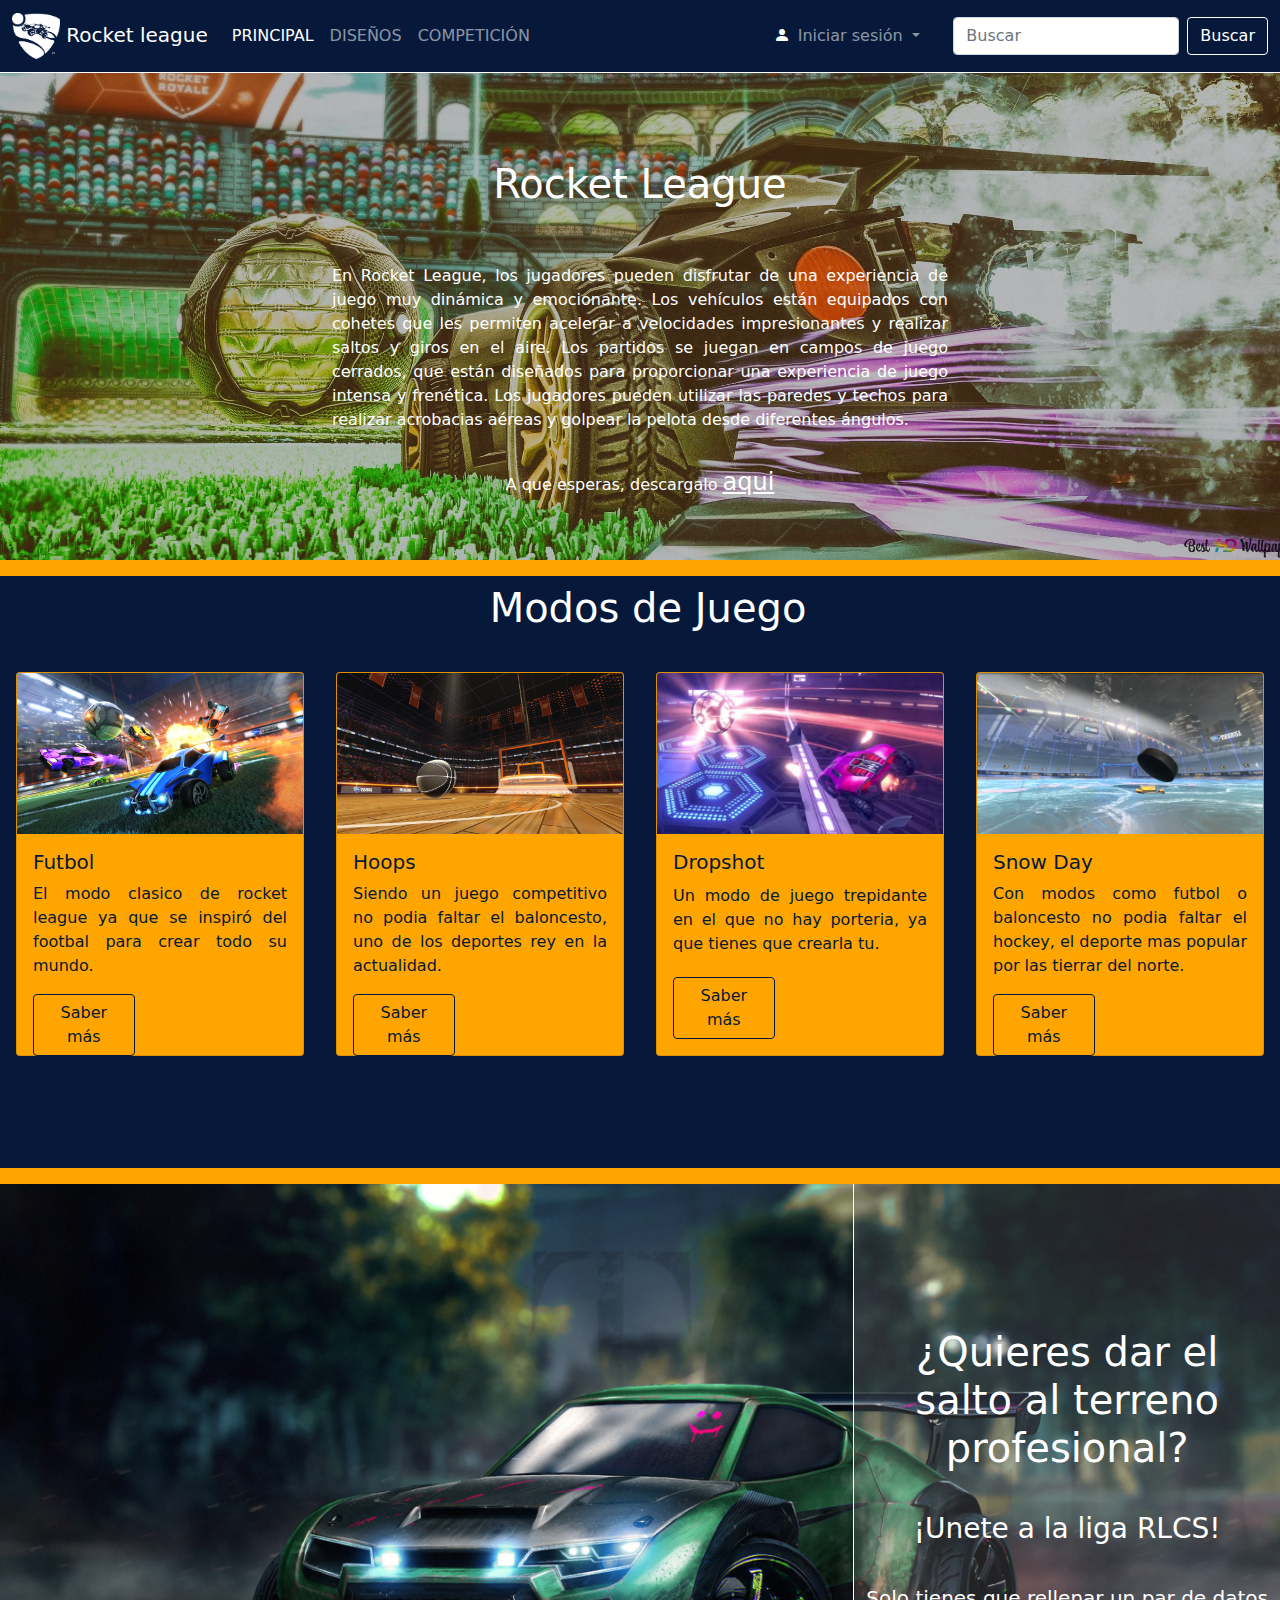
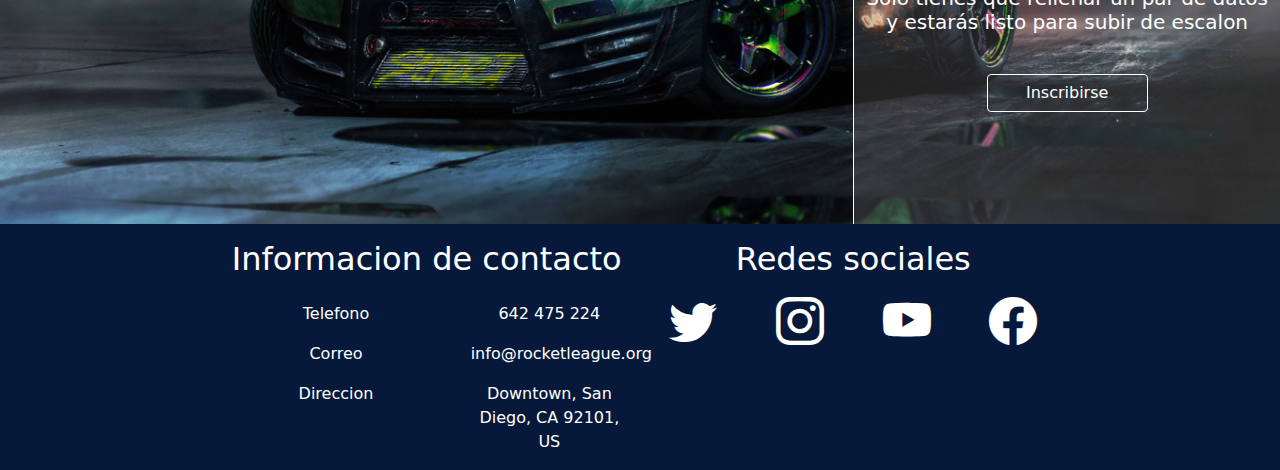
<file: index.html>
<!DOCTYPE html>
<html lang="en">

<head>
  <meta charset="UTF-8">
  <meta http-equiv="X-UA-Compatible" content="IE=edge">
  <meta name="viewport" content="width=device-width, initial-scale=1.0">
  <title>Rocket league fanpage</title>

  <link href="css/bootstrap.css" rel="stylesheet" type="text/css">
  <link rel="stylesheet" href="https://cdn.jsdelivr.net/npm/bootstrap-icons@1.10.3/font/bootstrap-icons.css">
  <link href="css/custom.css" rel="stylesheet" type="text/css">
</head>

<body class="cuerpo">

  <nav class="navbar navbar-expand-md navbar-dark fixed-top menu">
    <div class="container-fluid">
      <a class="navbar-brand" href="index.html">
        <img class="logo" src="img/logo.webp">
        <span>Rocket league</span>
      </a>
      <button class="navbar-toggler" type="button" data-bs-toggle="collapse" data-bs-target="#menu"
        aria-controls="navbarSupportedContent" aria-expanded="false" aria-label="Toggle navigation">
        <span class="navbar-toggler-icon"></span>
      </button>
      <div class="collapse navbar-collapse" id="menu">
        <ul class="navbar-nav me-auto">
          <li class="nav-item"><a class="nav-link active" href="index.html">PRINCIPAL</a></li>
          <li class="nav-item"><a class="nav-link" href="disenios.html">DISEÑOS</a></li>
          <li class="nav-item"><a class="nav-link" href="competicion.html">COMPETICIÓN</a></li>
        </ul>

        <!-- Formulario de Logeo-->
        <hr class="text-white-50">
        <i class="bi bi-person-fill text-white"></i>
        <ul class="navbar-nav boton-login">
          <li class="nav-item dropdown">
            <a class="nav-link dropdown-toggle" id="submenu" role="button" data-bs-toggle="dropdown" href="#">
              Iniciar sesión
            </a>
            <ul class="dropdown-menu login">
              <form>
                <li class="nav-item form-group">
                  <label for="Usuario">Usuario</label>
                  <input type="text" class="nav-item form-control" placeholder="Usuario">
                </li>
                <li class="nav-item form-group">
                  <label for="Clave">Clave</label>
                  <input type="password" class="nav-item form-control" placeholder="Clave">

                <li class="nav-item form-check">
                  <input type="checkbox" class="nav-item form-check-input" id="recuerdame">
                  <label class="form-check-label" for="recuerdame">
                    Recuérdame
                  </label>
                </li>
                <li class="nav-item"><button type="submit" class="btn botones">Entrar</button></li>
              </form>
            </ul>
          </li>
        </ul>
        <!-- Barra de Búsqueda -->
        <form class="d-flex" role="search">
          <input class="form-control me-2" type="search" placeholder="Buscar" aria-label="Search">
          <button class="btn botones" type="submit">Buscar</button>
        </form>
      </div>
    </div>
  </nav>

<!----------------------------Header---------------------------------------->
  <header class="container-fluid">
    <div class="row text-white justify-content-center">
      <h1 class="col-12 text-center">Rocket League</h1>
      <p class="col-lg-6 col-md-8 col-sm-10 mt-5">
        En Rocket League, los jugadores pueden disfrutar de una experiencia de juego muy dinámica y emocionante. Los vehículos están equipados con cohetes que les permiten acelerar a velocidades impresionantes y realizar saltos y giros en el aire.
        Los partidos se juegan en campos de juego cerrados, que están diseñados para proporcionar una experiencia de juego intensa y frenética. Los jugadores pueden utilizar las paredes y techos para realizar acrobacias aéreas y golpear la pelota desde diferentes ángulos.
        <span>A que esperas, descargalo <a href="#">aqui</a></span>
      </p>
    </div>
  </header>


  <!----------------------------Modos de juego---------------------------------------->

  <section class="modos-juego container-fluid">
    <div class="row justify-content-around">
      <h1 class="col-12 text-center m-2">Modos de Juego</h1>

      <article class="col-xl-3 col-md-6 col-sm-12 card">
        <img src="img/modo-futbol.webp" class="card-img-top">
        <div class="card-body">
          <h5 class="card-title">Futbol</h5>
          <p class="card-text">El modo clasico de rocket league ya que se inspiró del footbal para crear todo su mundo.</p>
          <a href="#" class="btn botones">Saber más</a>
        </div>
      </article>

      <article class="col-xl-3 col-md-6 col-sm-12 card">
        <img src="img/modo-baloncesto.webp" class="card-img-top">
        <div class="card-body">
          <h5 class="card-title">Hoops</h5>
          <p class="card-text">Siendo un juego competitivo no podia faltar el baloncesto, uno de los deportes rey en la actualidad.</p>
          <a href="#" class="btn botones">Saber más</a>
        </div>
      </article>

      <article class="col-xl-3 col-md-6 col-sm-12 card">
        <img src="img/modo-dropshot.webp" class="card-img-top">
        <div class="card-body">
          <h5 class="card-title">Dropshot</h5>
          <p class="card-text">Un modo de juego trepidante en el que no hay porteria, ya que tienes que crearla tu.</p>
          <a href="#" class="btn botones">Saber más</a>
        </div>
      </article>

      <article class="col-xl-3 col-md-6 col-sm-12 card">
        <img src="img/modo-SnowDay.jpg" class="card-img-top">
        <div class="card-body">
          <h5 class="card-title">Snow Day</h5>
          <p class="card-text">Con modos como futbol o baloncesto no podia faltar el hockey, el deporte mas popular por las tierrar del norte.</p>
          <a href="#" class="btn botones">Saber más</a>
        </div>
      </article>
    </div>
  </section>

  <!-------------------------------------Competicion----------------------------------------------->

  <section class="competicion container-fluid">
    <div class="row justify-content-end">
        <div class="col-lg-4">
        <h1>¿Quieres dar el salto al terreno profesional?</h1>
        <h3>¡Unete a la liga RLCS!</h3>
        <h5>Solo tienes que rellenar un par de datos y estarás listo para subir de escalon</h5>
        <a href="competicion.html" class="btn botones">Inscribirse</a>
      </div>
    </div>
  </section>


  <!--------------------------------------Footer--------------------------------------------------->
  <footer class="container-fluid">
    <div class="row justify-content-center text-center text-white mt-3">

      <div class="col-lg-4 col-md-6">
        <h2>Informacion de contacto</h2>

        <div class="row justify-content-center">
          <div class="col-6">
            <ul class="info-contacto">
              <li>Telefono</li>
              <li>Correo</li>
              <li>Direccion</li>
            </ul>
          </div>

          <div class="col-6">
            <ul class="info-contacto">
              <li>642 475 224</li>
              <li>info@rocketleague.org</li>
              <li>Downtown, San Diego, CA 92101, US</li>
            </ul>
          </div>
        </div>
      </div>

      <div class="col-lg-4 col-md-6">
        <h2>Redes sociales</h2>
        <div class="row justify-content-center">
            <a href="#" class="col-sm-3 col-md-6 col-lg-6 col-xl-3"><i class="bi bi-twitter"></i></a>
            <a href="#" class="col-sm-3 col-md-6 col-lg-6 col-xl-3"><i class="bi bi-instagram"></i></a>
            <a href="#" class="col-sm-3 col-md-6 col-lg-6 col-xl-3"><i class="bi bi-youtube"></i></a>
            <a href="#" class="col-sm-3 col-md-6 col-lg-6 col-xl-3"><i class="bi bi-facebook"></i></a>
        </div>
    </div>

    </div>
  </footer>


  <script src="js/bootstrap.js"></script>
</body>

</html>
</file>
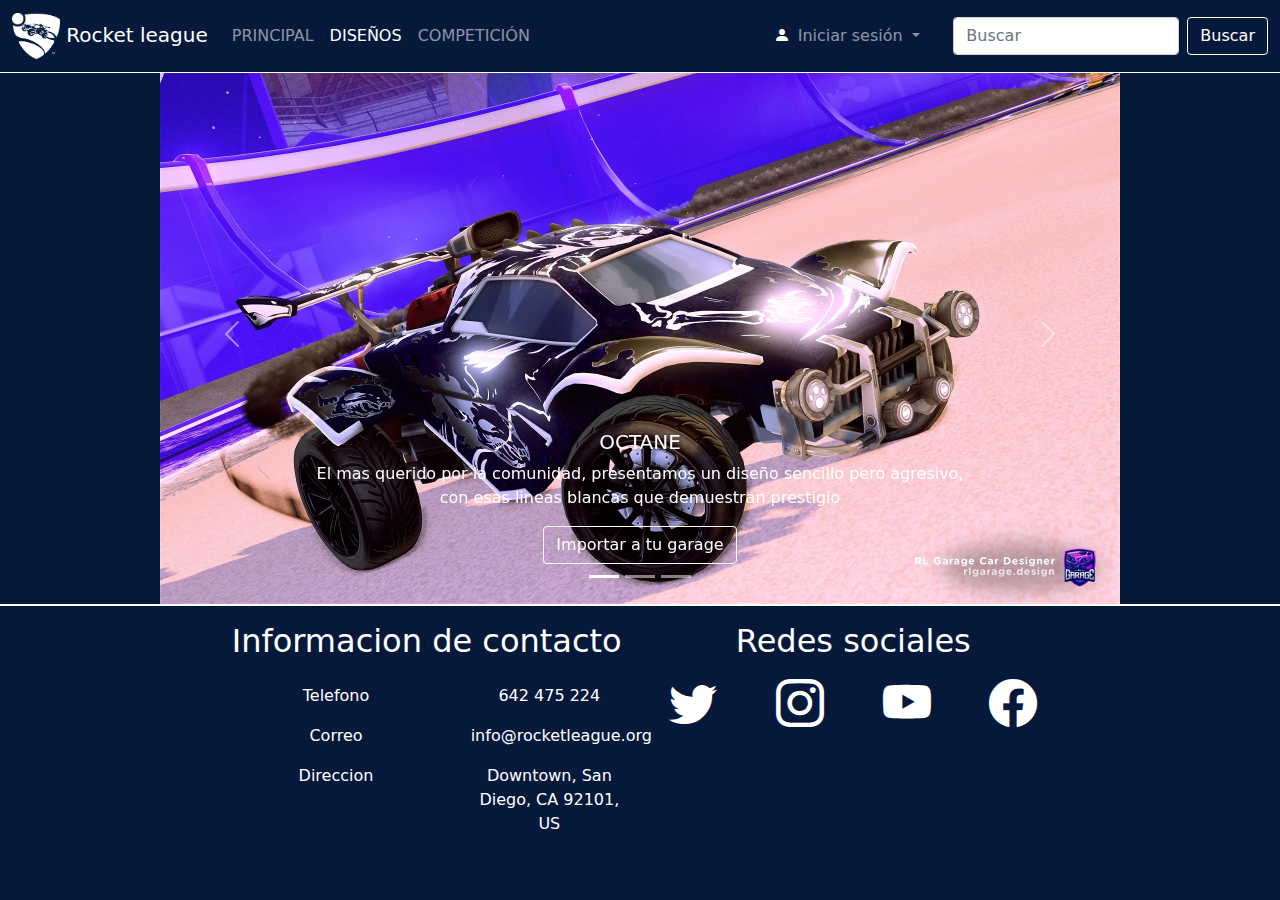
<file: disenios.html>
<!DOCTYPE html>
<html lang="en">

<head>
    <meta charset="UTF-8">
    <meta http-equiv="X-UA-Compatible" content="IE=edge">
    <meta name="viewport" content="width=device-width, initial-scale=1.0">
    <title>Diseños</title>

    <link href="css/bootstrap.css" rel="stylesheet" type="text/css">
    <link rel="stylesheet" href="https://cdn.jsdelivr.net/npm/bootstrap-icons@1.10.3/font/bootstrap-icons.css">
    <link href="css/custom.css" rel="stylesheet" type="text/css">
    
</head>

<body class="cuerpo cuerpo-disenio">

    <nav class="navbar navbar-expand-md navbar-dark fixed-top menu">
        <div class="container-fluid">
            <a class="navbar-brand" href="index.html">
                <img class="logo" src="img/logo.webp">
                <span>Rocket league</span>
            </a>
            <button class="navbar-toggler" type="button" data-bs-toggle="collapse" data-bs-target="#menu"
                aria-controls="navbarSupportedContent" aria-expanded="false" aria-label="Toggle navigation">
                <span class="navbar-toggler-icon"></span>
            </button>
            <div class="collapse navbar-collapse" id="menu">
                <ul class="navbar-nav me-auto">
                    <li class="nav-item"><a class="nav-link" href="index.html">PRINCIPAL</a></li>
                    <li class="nav-item"><a class="nav-link active" href="disenios.html">DISEÑOS</a></li>
                    <li class="nav-item"><a class="nav-link" href="competicion.html">COMPETICIÓN</a></li>
                </ul>

                <!-- Formulario de Logeo-->
                <hr class="text-white-50">
                <i class="bi bi-person-fill text-white"></i>
                <ul class="navbar-nav boton-login">
                    <li class="nav-item dropdown">
                        <a class="nav-link dropdown-toggle" id="submenu" role="button" data-bs-toggle="dropdown"
                            href="#">
                            Iniciar sesión
                        </a>
                        <ul class="dropdown-menu login">
                            <form>
                                <li class="nav-item form-group">
                                    <label for="Usuario">Usuario</label>
                                    <input type="text" class="nav-item form-control" placeholder="Usuario">
                                </li>
                                <li class="nav-item form-group">
                                    <label for="Clave">Clave</label>
                                    <input type="password" class="nav-item form-control" placeholder="Clave">

                                <li class="nav-item form-check">
                                    <input type="checkbox" class="nav-item form-check-input" id="recuerdame">
                                    <label class="form-check-label" for="recuerdame">
                                        Recuérdame
                                    </label>
                                </li>
                                <li class="nav-item"><button type="submit" class="btn botones">Entrar</button></li>
                            </form>
                        </ul>
                    </li>
                </ul>
                <!-- Barra de Búsqueda -->
                <form class="d-flex" role="search">
                    <input class="form-control me-2" type="search" placeholder="Buscar" aria-label="Search">
                    <button class="btn botones" type="submit">Buscar</button>
                </form>
            </div>
        </div>
    </nav>

    <div class="carrusel">
        <div id="carouselExampleCaptions" class="carousel slide" data-bs-ride="carousel">
            <div class="carousel-indicators">
                <button type="button" data-bs-target="#carouselExampleCaptions" data-bs-slide-to="0" class="active"
                    aria-current="true" aria-label="Slide 1"></button>
                <button type="button" data-bs-target="#carouselExampleCaptions" data-bs-slide-to="1"
                    aria-label="Slide 2"></button>
                <button type="button" data-bs-target="#carouselExampleCaptions" data-bs-slide-to="2"
                    aria-label="Slide 3"></button>
            </div>
    
            <div class="carousel-inner">
    
                <div class="carousel-item active">
                    <img src="img/disenio-octane.webp" class="d-block w-100">
                    <div class="carousel-caption d-none d-md-block">
                        <h5>OCTANE</h5>
                        <p>
                            El mas querido por la comunidad, presentamos un diseño sencillo pero agresivo, con esas lineas
                            blancas que demuestran prestigio
                        </p>
                        <a href="#" class="btn botones">Importar a tu garage</a>
                    </div>
                </div>
    
                <div class="carousel-item">
                    <img src="img/disenio-nissan.webp" class="d-block w-100">
                    <div class="carousel-caption d-none d-md-block nissan">
                        <h5>NISSAN</h5>
                        <p>
                            Uno de las incorporaciones mas recientes al catalogo de rocket league,
                            la fibra de carbono le distingue de los demas coches.
                        </p>
                        <a href="#" class="btn botones">Importar a tu garage</a>
                    </div>
                </div>
    
                <div class="carousel-item">
                    <img src="img/disenio-fennec.webp" class="d-block w-100">
                    <div class="carousel-caption d-none d-md-block">
                        <h5>FENNEC</h5>
                        <p>
                            Por ultimo no podia faltar el fennec, que empezo con mal pie pero se está convirtiendo en uno de los 
                            favoritos de la gente.
                        </p>
                        <a href="#" class="btn botones">Importar a tu garage</a>
                    </div>
                </div>
            </div>
            <button class="carousel-control-prev" type="button" data-bs-target="#carouselExampleCaptions"
                data-bs-slide="prev">
                <span class="carousel-control-prev-icon" aria-hidden="true"></span>
                <span class="visually-hidden">Previous</span>
            </button>
            <button class="carousel-control-next" type="button" data-bs-target="#carouselExampleCaptions"
                data-bs-slide="next">
                <span class="carousel-control-next-icon" aria-hidden="true"></span>
                <span class="visually-hidden">Next</span>
            </button>
        </div>
    </div>


    <!--------------------------------------Footer--------------------------------------------------->
    <footer class="container-fluid">
        <div class="row justify-content-center text-center text-white mt-3">

            <div class="col-lg-4 col-md-6">
                <h2>Informacion de contacto</h2>

                <div class="row justify-content-center">
                    <div class="col-6">
                        <ul class="info-contacto">
                            <li>Telefono</li>
                            <li>Correo</li>
                            <li>Direccion</li>
                        </ul>
                    </div>

                    <div class="col-6">
                        <ul class="info-contacto">
                            <li>642 475 224</li>
                            <li>info@rocketleague.org</li>
                            <li>Downtown, San Diego, CA 92101, US</li>
                        </ul>
                    </div>
                </div>
            </div>

            <div class="col-lg-4 col-md-6">
                <h2>Redes sociales</h2>
                <div class="row justify-content-center">
                    <a href="#" class="col-sm-1 col-md-6 col-lg-6 col-xl-3"><i class="bi bi-twitter"></i></a>
                    <a href="#" class="col-sm-1 col-md-6 col-lg-6 col-xl-3"><i class="bi bi-instagram"></i></a>
                    <a href="#" class="col-sm-1 col-md-6 col-lg-6 col-xl-3"><i class="bi bi-youtube"></i></a>
                    <a href="#" class="col-sm-1 col-md-6 col-lg-6 col-xl-3"><i class="bi bi-facebook"></i></a>
                </div>
            </div>

        </div>
    </footer>

    <script src="js/bootstrap.js"></script>
</body>

</html>
</file>
<file: css/custom.css>
.cuerpo{
    background-color: rgb(6, 25, 59);
}

/*--------------------Header---------------------------*/
.logo{
    width: 3rem;
}

.menu{
    background-color: rgb(6, 25, 59);
    border-bottom: 1px solid white;
}





/*--------------------Formularios de logeo y busqueda-----------------------*/


/*------------formulario de login--------------*/
.login{
    background-color: rgb(6, 25, 59);
    border-color: white;
    color: white;
    width: 20vw;
}

/*separo el boton de iniciar sesion del buscador*/
.boton-login{
    margin-right: 2vw;
}

/*estilos del formulario*/
.login form{
    padding: 1vh 1vw;
}

.login input{
    padding: 0.2rem 0;
}

.login input, .login label{
    padding-left: 0.6rem;
}

.login li{
    margin-bottom: 1.5vh;
}

.login li:last-child{
    margin: 0;
}

.login .botones{
    width: 100%;
}


/*boton para buscar o logearse*/
.botones{
    color: white;
    border-color: white;
}

.botones:hover{
    color: white;
    background-color: rgba(128, 128, 128, 0.501);
}


/*---------------------Cabecero----------------------------*/

header{
    height: 35rem;
    background: url("../img/fondo-header.jpg");
    background-size: cover;
    text-align: justify;
}

header div{
    padding-top: 10rem;
}

header .dropdown{
    padding: 0;
}

header span{
    text-align: center;
    display: block;
    margin-top: 2rem;
}

header a{
    color: white; 
    font-size: 1.5rem;   
}

header a:hover{
    color: rgb(6, 25, 59);
}


/*-------------------Secion central-------------------------*/
/*---------modos de juego---------*/
.modos-juego {
    color: white;
    padding-bottom: 5rem;
    border-top: 1rem solid orange;
    border-bottom: 1rem solid orange;
}

.modos-juego article {
    transition: all 0.3s ease-in-out;
}

.modos-juego article:hover{
    transform: scale(1.1);
}


.modos-juego div{
    height: 100%;
}



.modos-juego .card{
    color: rgb(6, 25, 59);
    background-color: orange;
    width: 20rem;
    height: 25rem;
    margin: 2rem .5rem;
    padding: 0;
}

/*para alinear los botones del final*/
.modos-juego .card-body{
    display: grid;
    text-align: justify;
}
.modos-juego .botones{
    border-color: rgb(6, 25, 59);
    color: rgb(6, 25, 59);
    align-self: flex-end;
    width: 40%;
}

.modos-juego .botones:hover{
    border-color: rgb(6, 25, 59);
    color: white;
    background-color: rgb(6, 25, 59);
}

@media screen and (max-width: 768px){
    .modos-juego .card{
        width: 25rem;
        height: 28rem;
    }
}

@media screen and (min-width: 992px){
    .modos-juego .card{
        width: 29rem;
        height: 30rem;
    }
}

@media screen and (min-width: 1250px){
    .modos-juego .card{
        width: 18rem;
        height: 24rem;
    }
}





/*----------Inscribirse---------*/

.competicion{
    height: 40rem;
    background: url("../img/fondo-competicion.jpg");
    background-size: cover;
    background-position: 50% 60%;
    color: white;
}

.competicion div{
    height: 100%;
}

.competicion div div{
    background-color: rgba(128, 128, 128, 0.253);
    height: 100%;
    border-left: 1px solid white;
    display: flex;
    flex-direction: column;
    justify-content: center;
    text-align: center;
    align-items: center;
}

.competicion div div *{
    margin-top: 2rem;
}

.competicion .botones{
    width: 40%;
}


/*----------------------Footer--------------------*/

footer{
    height: 25vh;
}

.info-contacto{
    list-style: none;
}

.info-contacto li{
    margin: 1rem auto;
}

footer i{
    color: white;
    font-size: 3rem;
}

footer i:hover{
    color: grey
}



/*--------------------Diseños----------------------*/
.carrusel{
    width: 100%;
    display: flex;
    justify-content: center;
    margin-top: 4rem;
}

.carousel{
    width: 75%;
}

.nissan{
    color:black
}

.nissan .botones{
    color: black;
}

@media screen and (max-width: 992px){
    .carousel{
        width: 100%;
    }
}

.cuerpo-disenio footer{
    border-top: 2px solid white;
    margin-bottom: 0;
}

/*-----------------------Competicion----------------------------------------*/

.formulario{
    width: 55vw;
    margin: 15rem auto 10rem;
    padding: 1rem;
    border: 1px solid white;
    border-radius: 2rem;
    background-color: rgb(6, 25, 59);
}

.formulario *{
    margin: 0.5rem;
}

@media screen and (max-width: 576px){
    .formulario{
        width: 90vw;
    }
}

@media screen and (max-width: 992px){
    .formulario{
        width: 70vw;
    }
}

.cuerpo-competicion{
    background: url("../img/cuerpo-competicion.jpg");
    background-size: cover;
    background-position: center;
}

.cuerpo-competicion footer div, .cuerpo-competicion footer{
    background-color: rgb(6, 25, 59);
    padding-bottom: 0;
}
</file>
